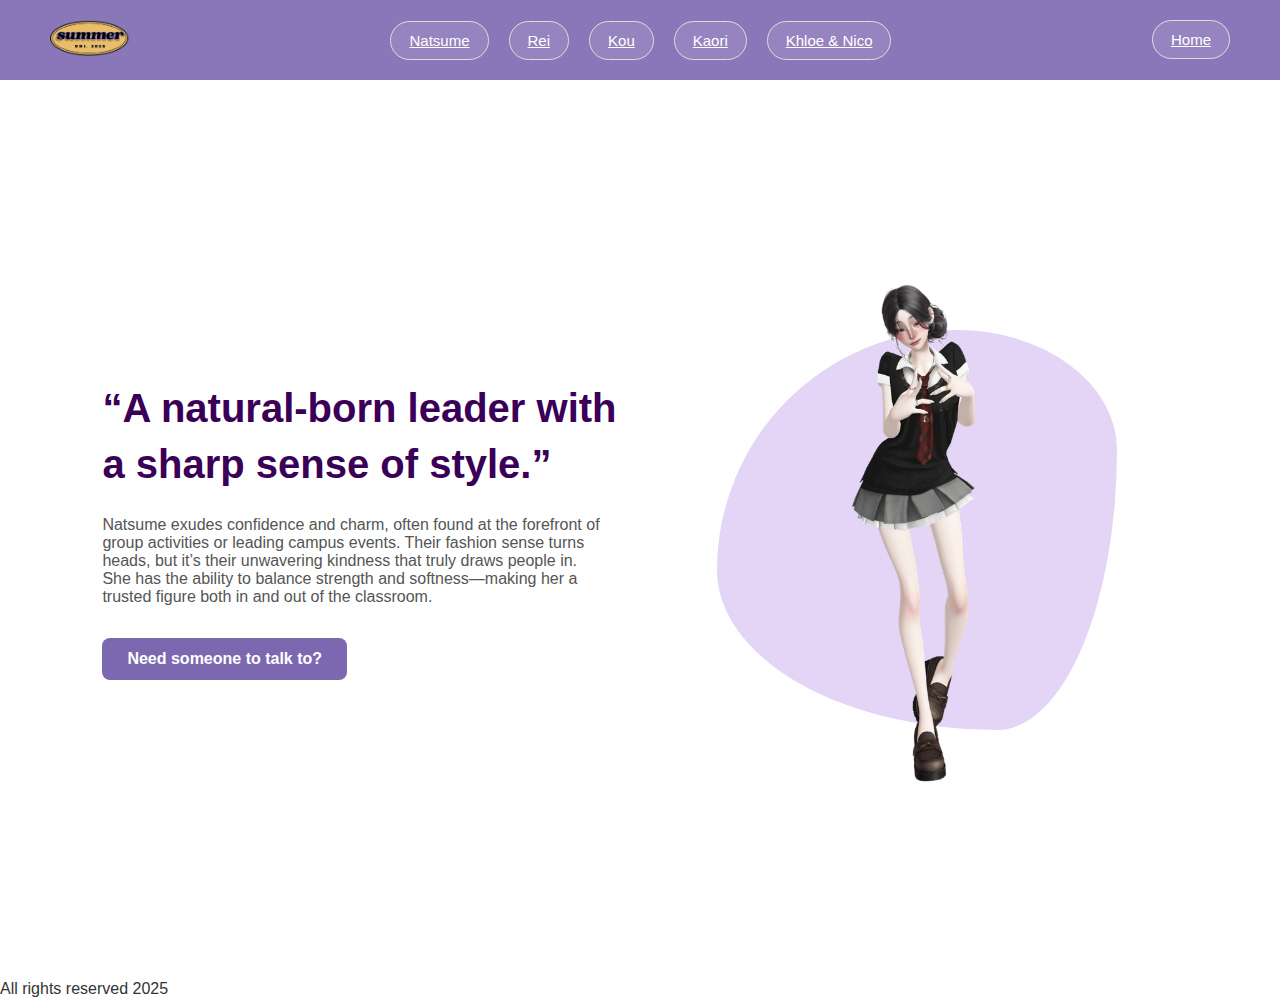
<file: pages/page1/index.html>
<!DOCTYPE html>
<html lang="en">
<head>
  <meta charset="UTF-8" />
  <meta name="viewport" content="width=device-width, initial-scale=1.0" />
  <title>Natsume</title>
  <link rel="stylesheet" href="assets/css/style.css" />
</head>
<body class="body">

  <!-- Header -->
  <div class="header2">
    <div class="leftbox">
      <a href="home.html">
        <img src="assets/img/main logo.png" alt="" class="logo" />
      </a>
    </div>
    <div class="center-box">
      <a href="../page1/index.html" class="btn active">Natsume</a>
      <a href="../page2/index.html" class="btn">Rei</a>
      <a href="../page3/index.html" class="btn">Kou</a>
      <a href="../page4/index.html" class="btn">Kaori</a>
      <a href="../page5/index.html" class="btn">Khloe & Nico</a>
    </div>
    <div class="rightbox">
      <a href="../../index.html" class="btn">Home</a>
    </div>
  </div>

  <!-- Hero Section -->
  <section class="hero-section">
    <div class="hero-content">
      <h1>
        “A natural-born leader with a sharp sense of style.”<br>
      </h1>
      <p>
        Natsume exudes confidence and charm, often found at the forefront of group activities or leading campus events. Their fashion sense turns heads, but it’s their unwavering kindness that truly draws people in. She has the ability to balance strength and softness—making her a trusted figure both in and out of the classroom.
      </p>
      <a href="#" class="read-more-btn">Need someone to talk to?</a>
    </div>
    <div class="hero-image">
      <img src="/assets/img/natsume_img.png" alt="Fashion Model">
    </div>
  </section>

  <!-- Footer -->
  <footer class="sitefooter2">
    <p>All rights reserved 2025</p>
  </footer>

</body>
</html>
</file>
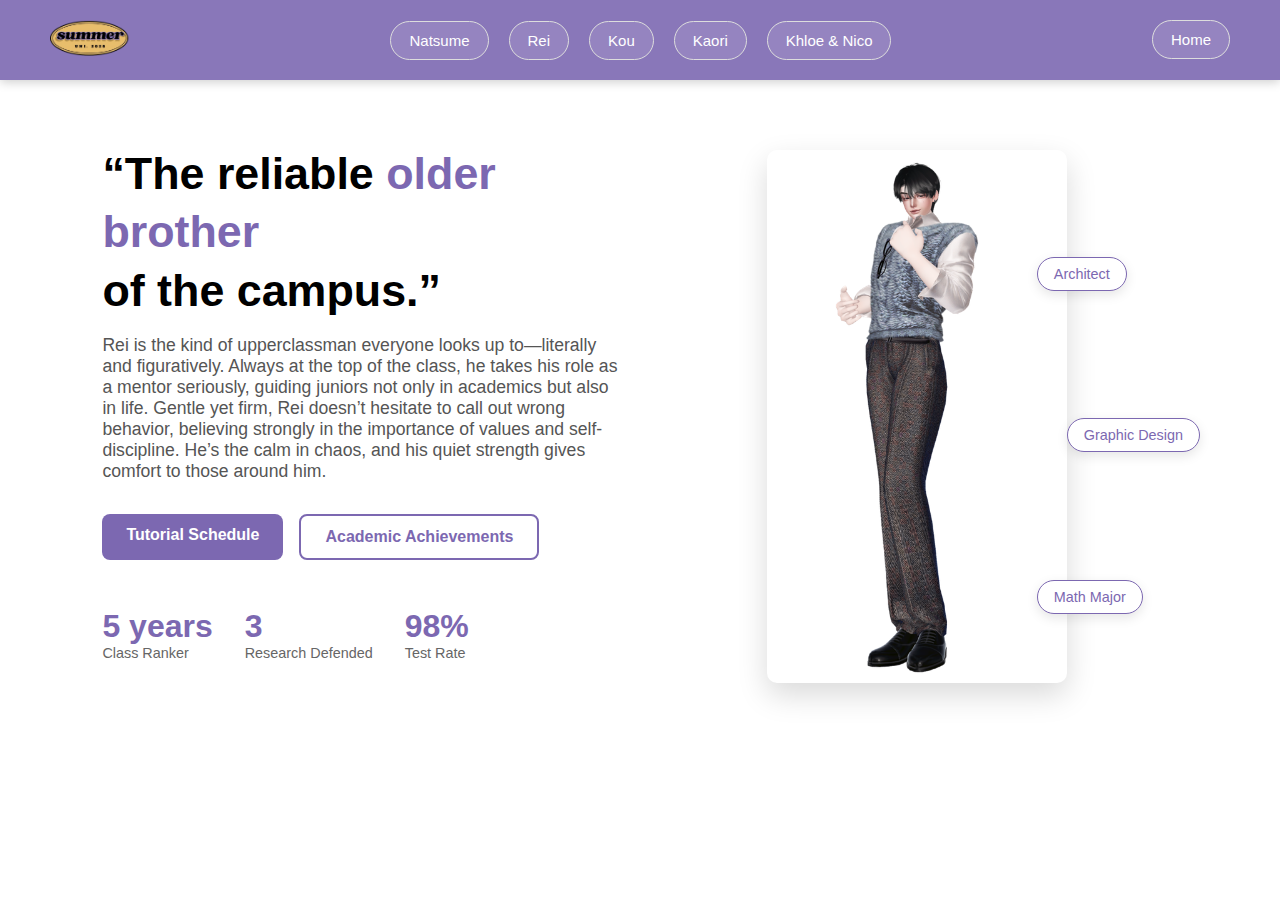
<file: pages/page2/index.html>
<!DOCTYPE html>
<html lang="en">
<head>
  <meta charset="UTF-8" >
  <meta name="viewport" content="width=device-width, initial-scale=1.0">
  <title>Rei</title>
  <link rel="stylesheet" href="assets/css/style.css" >
</head>
<body class="body">

  <!-- Header -->
  <div class="header2">
    <div class="leftbox">
      <a href="home.html">
        <img src="assets/img/main logo.png" alt="" class="logo" >
      </a>
    </div>
    <div class="center-box">
      <a href="../page1/index.html" class="btn">Natsume</a>
      <a href="../page2/index.html" class="btn active">Rei</a>
      <a href="../page3/index.html" class="btn">Kou</a>
      <a href="../page4/index.html" class="btn">Kaori</a>
      <a href="../page5/index.html" class="btn">Khloe & Nico</a>
    </div>
    <div class="rightbox">
      <a href="../../index.html" class="btn">Home</a>
    </div>
  </div>

  <!-- Hero Section -->
  <section class="rei-hero">
    <div class="hero-left">
      <h1>“The reliable <span>older brother</span><br>of the campus.”<br></h1>
      <p>
        Rei is the kind of upperclassman everyone looks up to—literally and figuratively. Always at the top of the class, he takes his role as a mentor seriously, guiding juniors not only in academics but also in life. Gentle yet firm, Rei doesn’t hesitate to call out wrong behavior, believing strongly in the importance of values and self-discipline. He’s the calm in chaos, and his quiet strength gives comfort to those around him.
      </p>
      <div class="hero-buttons">
        <a href="#" class="btn primary">Tutorial Schedule</a>
        <a href="#" class="btn secondary">Academic Achievements</a>
      </div>
      <div class="hero-stats">
        <div><h2>5 years</h2><p>Class Ranker</p></div>
        <div><h2>3</h2><p>Research Defended</p></div>
        <div><h2>98%</h2><p>Test Rate</p></div>
      </div>
    </div>

    <div class="hero-right">
      <div class="hero-img-container">
        <img src="assets/img/rei_img.png" alt=" " class="hero-img" >
        <div class="badge" style="top: 20%; left: 90%;">Architect</div>
        <div class="badge" style="top: 50%; left: 100%;">Graphic Design</div>
        <div class="badge" style="top: 80%; left: 90%;">Math Major</div>
      </div>
    </div>
  </section>
</body>
</html>
</file>
<file: pages/page1/assets/css/style.css>
* {
  margin: 0;
  padding: 0;
  box-sizing: border-box;
  font-family: 'Segoe UI', sans-serif;
}

body {
  background-image: url('https://i.pinimg.com/736x/6f/b8/33/6fb8330e6a0184934017060844b00058.jpg');
  color: #333;
}

.hero-section {
  display: flex;
  align-items: center;
  justify-content: space-between;
  padding: 4rem 8%;
  min-height: 100vh;
  background-color: #fff;
}

.hero-content {
  flex: 1;
  padding-right: 2rem;
}

.hero-content h1 {
  font-size: 2.5rem;
  font-weight: bold;
  line-height: 1.4;
  color: #3a0057;
  margin-bottom: 1.5rem;
}

.hero-content p {
  font-size: 1rem;
  color: #555;
  margin-bottom: 2rem;
  max-width: 500px;
}

.read-more-btn {
  display: inline-block;
  padding: 12px 25px;
  background-color: #7c68b1;
  color: white;
  border: none;
  border-radius: 8px;
  text-decoration: none;
  font-weight: bold;
  transition: background-color 0.3s ease;
}

.read-more-btn:hover {
  background-color: #5e4a94;
}

.hero-image {
  flex: 1;
  position: relative;
  display: flex;
  justify-content: center;
  align-items: center;
}

.hero-image::before {
  content: '';
  position: absolute;
  width: 400px;
  height: 400px;
  background-color: #e4d5f7;
  border-radius: 60% 40% 30% 70% / 60% 30% 70% 40%;
  z-index: 1;
}

.hero-image img {
  width: 300px;
  border-radius: 10px;
  position: relative;
  z-index: 2;
}

.header2 {
  display: flex;
  align-items: center;
  justify-content: space-between;
  padding: 20px 50px;
  background: rgba(124, 104, 177, 0.9); /* purple semi-transparent */
  box-shadow: 0 2px 10px rgba(0, 0, 0, 0.2);
  color: white;
}

.header2 .logo {
  max-width: 80px;
}

.header2 .center-box {
  display: flex;
  gap: 20px;
  flex-wrap: wrap;
}

.header2 .center-box a,
.header2 .rightbox a {
  padding: 10px 18px;
  background-color: rgba(255, 255, 255, 0.1);
  border: 1px solid #ddd;
  border-radius: 20px;
  color: white;
  font-weight: 500;
  font-size: 15px;
  transition: all 0.3s ease;
}

.header2 .center-box a:hover,
.header2 .rightbox a:hover {
  background-color: white;
  color: #7c68b1;
}
</file>
<file: pages/page2/assets/css/style.css>
* {
  margin: 0;
  padding: 0;
  box-sizing: border-box;
}

body {
  font-family: 'Segoe UI', sans-serif;
  background-image: url('https://i.pinimg.com/736x/96/86/cb/9686cb08615e0f33e5e45b3206bb582d.jpg');

}

/* Hero Section Layout */
.rei-hero {
  display: flex;
  justify-content: space-between;
  align-items: center;
  padding: 4rem 8%;
  gap: 2rem;
  flex-wrap: wrap;
}

/* Left Side */
.hero-left {
  flex: 1;
  max-width: 600px;
}

.hero-left h1 {
  font-size: 2.8rem;
  font-weight: bold;
  line-height: 1.3;
  margin-bottom: 1rem;
}

.hero-left h1 span {
  color: #7c68b1;
}

.hero-left p {
  font-size: 1.1rem;
  color: #555;
  margin-bottom: 2rem;
}

/* Buttons */
.hero-buttons {
  display: flex;
  gap: 1rem;
  margin-bottom: 3rem;
}

.btn {
  padding: 12px 24px;
  border-radius: 8px;
  font-weight: bold;
  text-decoration: none;
  transition: 0.3s ease;
  font-size: 1rem;
}

.primary {
  background-color: #7c68b1;
  color: white;
  border: none;
}

.primary:hover {
  background-color: #5d4d92;
}

.secondary {
  border: 2px solid #7c68b1;
  color: #7c68b1;
  background-color: transparent;
}

.secondary:hover {
  background-color: #7c68b1;
  color: white;
}

/* Stats */
.hero-stats {
  display: flex;
  gap: 2rem;
}

.hero-stats div h2 {
  font-size: 2rem;
  color: #7c68b1;
}

.hero-stats div p {
  font-size: 0.9rem;
  color: #666;
}

/* Right Side */
.hero-right {
  flex: 1;
  display: flex;
  justify-content: center;
  align-items: center;
}

.hero-img-container {
  position: relative;
  width: 300px;
}

.hero-img {
  width: 100%;
  border-radius: 10px;
  box-shadow: 0 12px 30px rgba(0, 0, 0, 0.15);
}

/* Floating Badges */
.badge {
  position: absolute;
  background-color: white;
  color: #7c68b1;
  border: 1px solid #7c68b1;
  border-radius: 30px;
  padding: 8px 16px;
  font-size: 0.9rem;
  font-weight: 500;
  box-shadow: 0 4px 12px rgba(0,0,0,0.1);
  white-space: nowrap;
}

.header2 {
  display: flex;
  align-items: center;
  justify-content: space-between;
  padding: 20px 50px;
  background: rgba(124, 104, 177, 0.9); /* purple semi-transparent */
  box-shadow: 0 2px 10px rgba(0, 0, 0, 0.2);
  color: white;
}

.header2 .logo {
  max-width: 80px;
}

.header2 .center-box {
  display: flex;
  gap: 20px;
  flex-wrap: wrap;
}

.header2 .center-box a,
.header2 .rightbox a {
  padding: 10px 18px;
  background-color: rgba(255, 255, 255, 0.1);
  border: 1px solid #ddd;
  border-radius: 20px;
  color: white;
  font-weight: 500;
  font-size: 15px;
  transition: all 0.3s ease;
}

.header2 .center-box a:hover,
.header2 .rightbox a:hover {
  background-color: white;
  color: #7c68b1;
}
</file>
